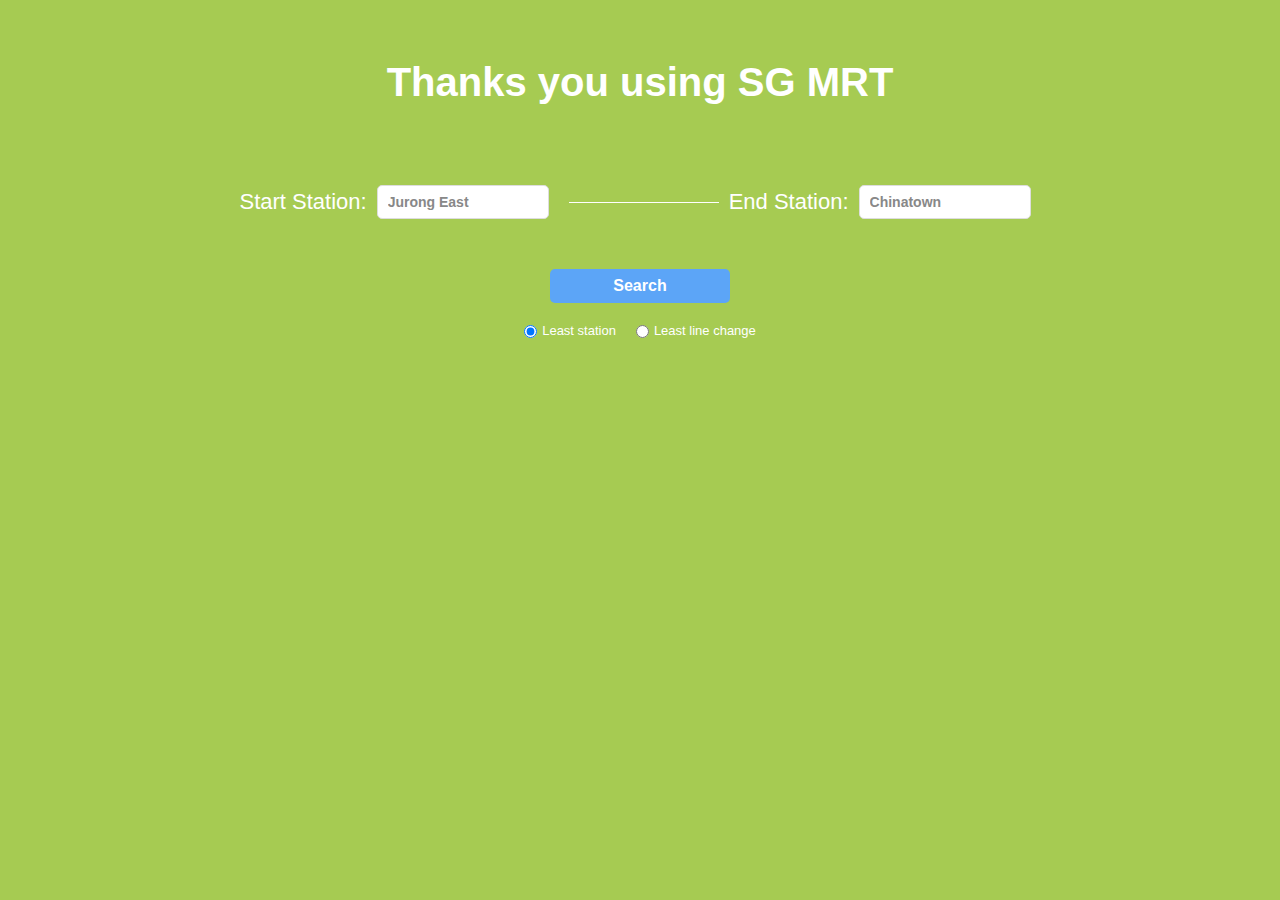
<file: index.html>
<!doctype html><html lang="en"><head><meta charset="utf-8"/><link rel="shortcut icon" href="/favicon.ico"/><meta name="viewport" content="width=device-width,initial-scale=1,shrink-to-fit=no"/><meta name="description" content="Future Singapore MRT map system"/><meta name="keyword" content="singapore mrt map"/><meta name="theme-color" content="#000000"/><link rel="manifest" href="/manifest.json"/><title>Have a nice day in Singapore</title><link href="/static/css/main.41382ad3.chunk.css" rel="stylesheet"></head><body><noscript>You need to enable JavaScript to run this app.</noscript><div id="root"></div><script>!function(l){function e(e){for(var r,t,n=e[0],o=e[1],u=e[2],f=0,i=[];f<n.length;f++)t=n[f],p[t]&&i.push(p[t][0]),p[t]=0;for(r in o)Object.prototype.hasOwnProperty.call(o,r)&&(l[r]=o[r]);for(s&&s(e);i.length;)i.shift()();return c.push.apply(c,u||[]),a()}function a(){for(var e,r=0;r<c.length;r++){for(var t=c[r],n=!0,o=1;o<t.length;o++){var u=t[o];0!==p[u]&&(n=!1)}n&&(c.splice(r--,1),e=f(f.s=t[0]))}return e}var t={},p={1:0},c=[];function f(e){if(t[e])return t[e].exports;var r=t[e]={i:e,l:!1,exports:{}};return l[e].call(r.exports,r,r.exports,f),r.l=!0,r.exports}f.m=l,f.c=t,f.d=function(e,r,t){f.o(e,r)||Object.defineProperty(e,r,{enumerable:!0,get:t})},f.r=function(e){"undefined"!=typeof Symbol&&Symbol.toStringTag&&Object.defineProperty(e,Symbol.toStringTag,{value:"Module"}),Object.defineProperty(e,"__esModule",{value:!0})},f.t=function(r,e){if(1&e&&(r=f(r)),8&e)return r;if(4&e&&"object"==typeof r&&r&&r.__esModule)return r;var t=Object.create(null);if(f.r(t),Object.defineProperty(t,"default",{enumerable:!0,value:r}),2&e&&"string"!=typeof r)for(var n in r)f.d(t,n,function(e){return r[e]}.bind(null,n));return t},f.n=function(e){var r=e&&e.__esModule?function(){return e.default}:function(){return e};return f.d(r,"a",r),r},f.o=function(e,r){return Object.prototype.hasOwnProperty.call(e,r)},f.p="/";var r=window.webpackJsonp=window.webpackJsonp||[],n=r.push.bind(r);r.push=e,r=r.slice();for(var o=0;o<r.length;o++)e(r[o]);var s=n;a()}([])</script><script src="/static/js/2.9674d972.chunk.js"></script><script src="/static/js/main.5f51473a.chunk.js"></script></body></html>
</file>
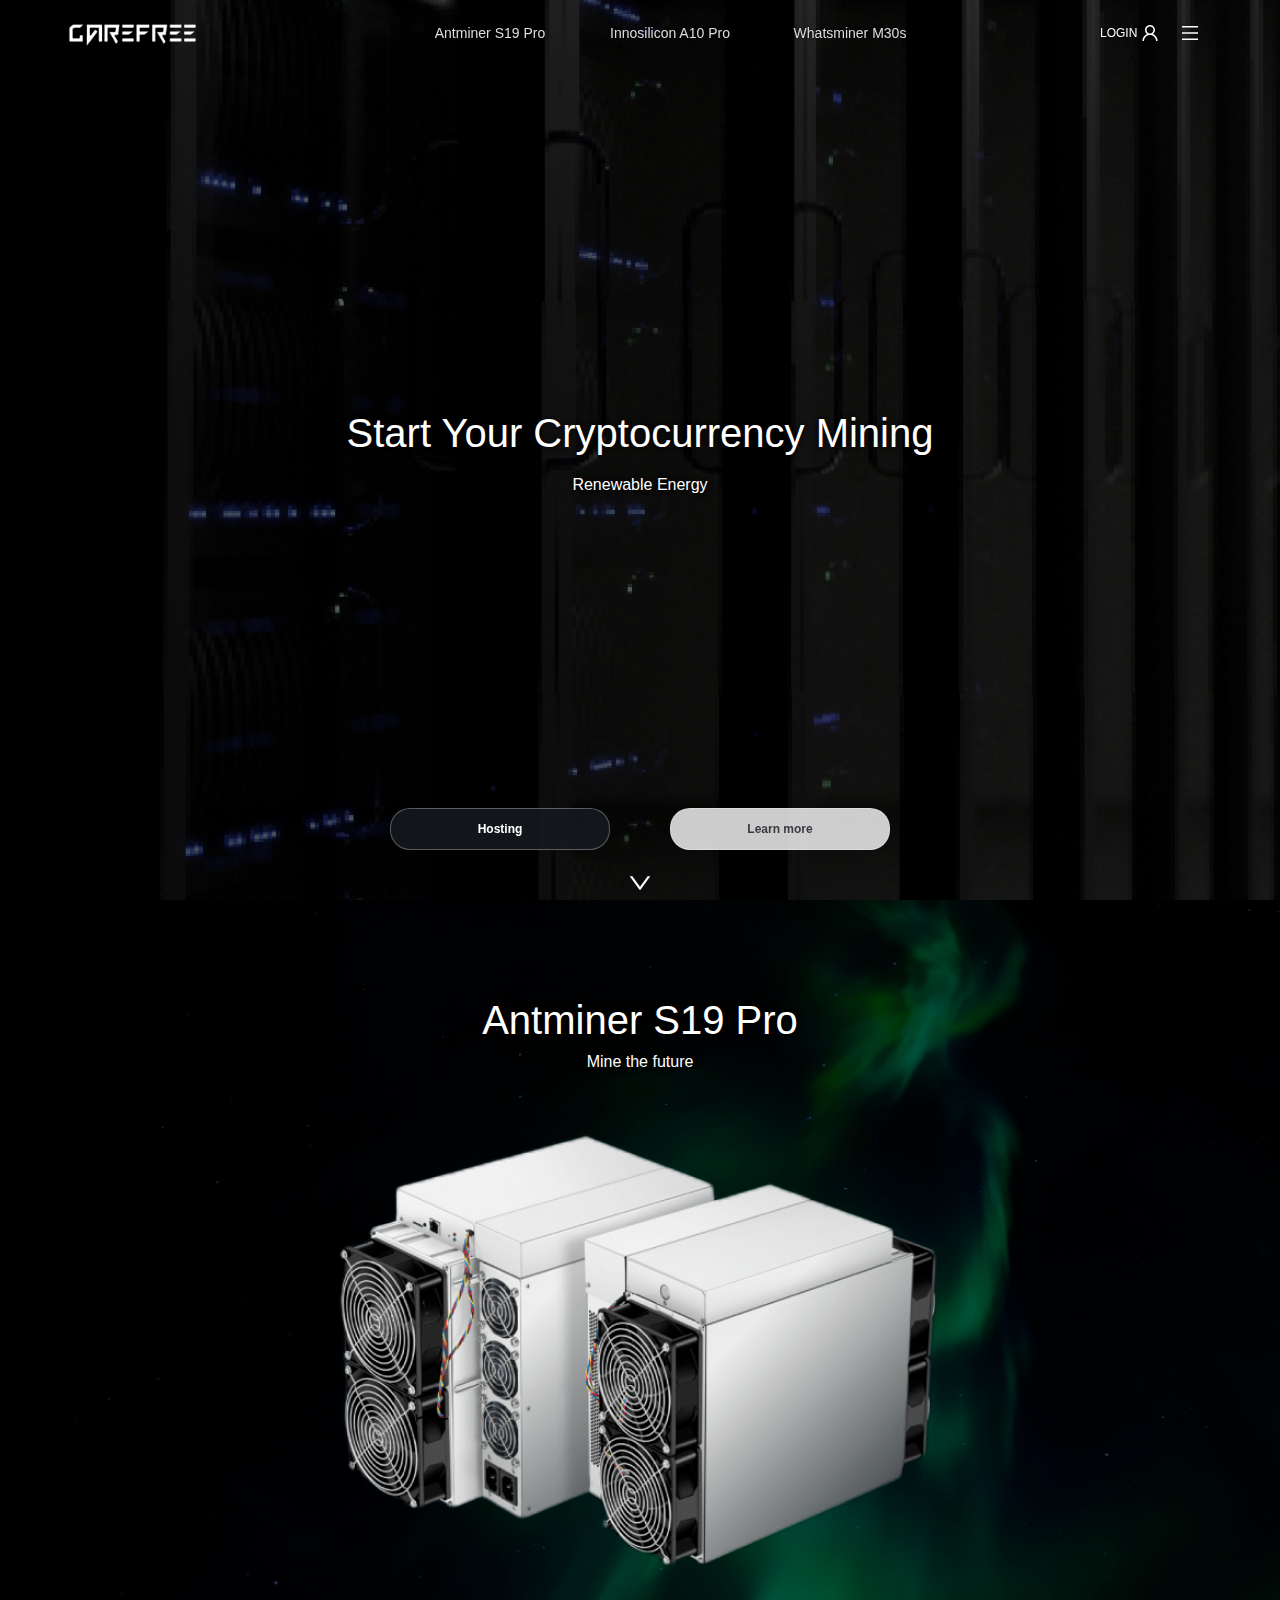
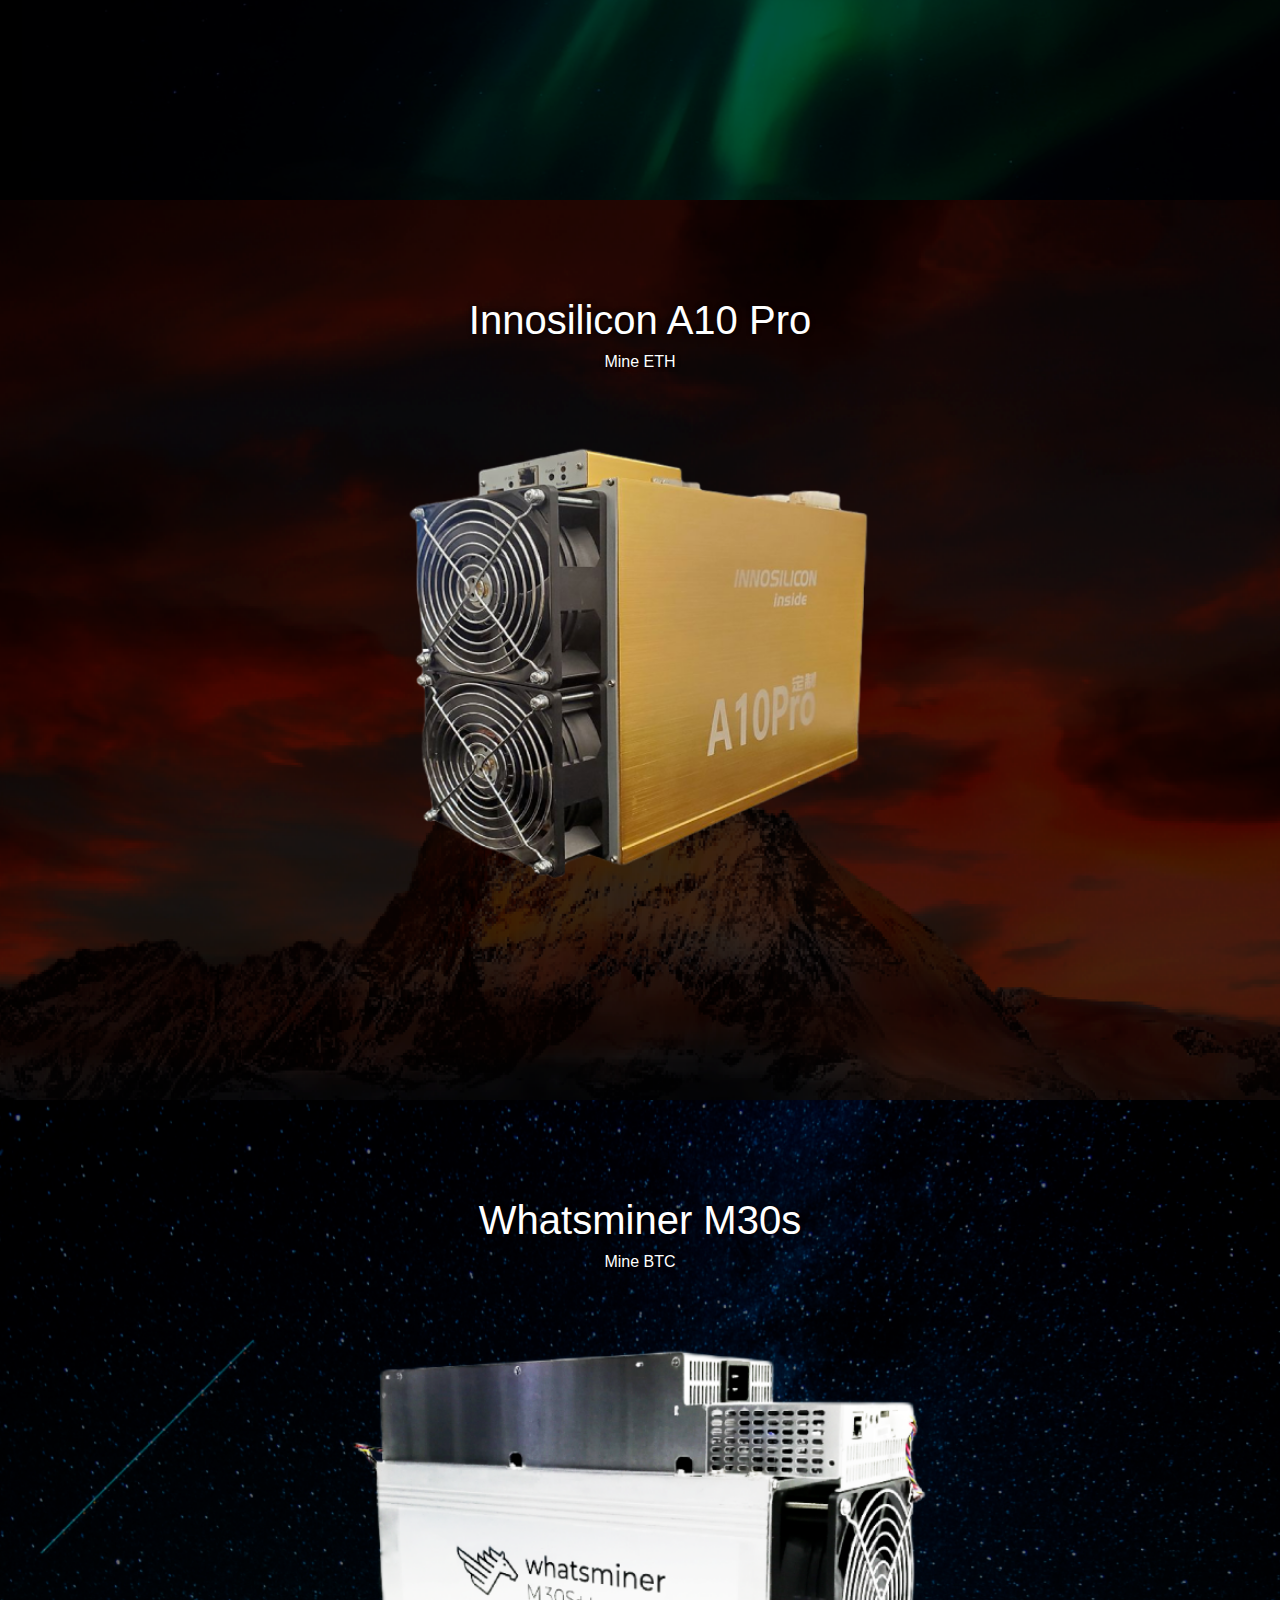
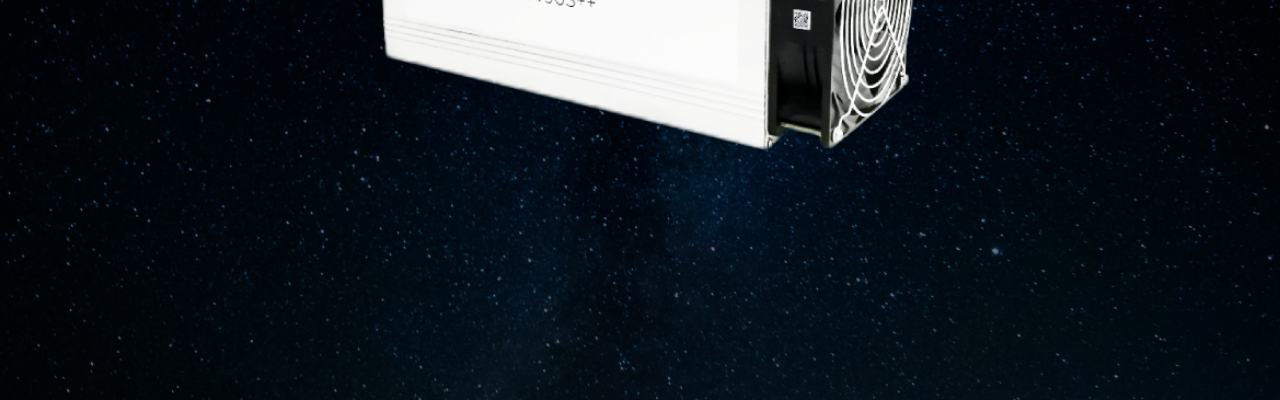
<file: carefree/index.html>
<!doctype html><html lang="en"><head><meta charset="utf-8"/><link rel="icon" href="/carefree/favicon.ico"/><meta name="viewport" content="width=device-width,initial-scale=1"/><meta name="theme-color" content="#000000"/><meta name="description" content="Web site created using create-react-app"/><link rel="apple-touch-icon" href="/carefree/logo192.png"/><link rel="manifest" href="/carefree/manifest.json"/><title>Carefree</title><style>*,::after,::before{box-sizing:border-box;-webkit-backface-visibility:hidden}ol[class],ul[class]{padding:0}li,ul{list-style:none}blockquote,body,dd,dl,figcaption,figure,h1,h2,h3,h4,li,ol[class],p,ul[class]{margin:0}body{min-height:100vh;scroll-behavior:smooth;text-rendering:optimizeSpeed;line-height:1.5}ol[class],ul[class]{list-style:none}a:not([class]){text-decoration-skip-ink:auto}img{max-width:100%;display:block}article>*+*{margin-top:1em}button,input,select,textarea{font:inherit}@media (prefers-reduced-motion:reduce){*{animation-duration:0s!important;animation-iteration-count:1!important;transition-duration:0s!important;scroll-behavior:auto!important}}</style><link href="/carefree/static/css/2.b544de60.chunk.css" rel="stylesheet"><link href="/carefree/static/css/main.9f184195.chunk.css" rel="stylesheet"></head><body><noscript>You need to enable JavaScript to run this app.</noscript><div id="root"></div><script>!function(e){function r(r){for(var n,a,i=r[0],c=r[1],f=r[2],s=0,p=[];s<i.length;s++)a=i[s],Object.prototype.hasOwnProperty.call(o,a)&&o[a]&&p.push(o[a][0]),o[a]=0;for(n in c)Object.prototype.hasOwnProperty.call(c,n)&&(e[n]=c[n]);for(l&&l(r);p.length;)p.shift()();return u.push.apply(u,f||[]),t()}function t(){for(var e,r=0;r<u.length;r++){for(var t=u[r],n=!0,i=1;i<t.length;i++){var c=t[i];0!==o[c]&&(n=!1)}n&&(u.splice(r--,1),e=a(a.s=t[0]))}return e}var n={},o={1:0},u=[];function a(r){if(n[r])return n[r].exports;var t=n[r]={i:r,l:!1,exports:{}};return e[r].call(t.exports,t,t.exports,a),t.l=!0,t.exports}a.e=function(e){var r=[],t=o[e];if(0!==t)if(t)r.push(t[2]);else{var n=new Promise((function(r,n){t=o[e]=[r,n]}));r.push(t[2]=n);var u,i=document.createElement("script");i.charset="utf-8",i.timeout=120,a.nc&&i.setAttribute("nonce",a.nc),i.src=function(e){return a.p+"static/js/"+({}[e]||e)+"."+{3:"7424f20b"}[e]+".chunk.js"}(e);var c=new Error;u=function(r){i.onerror=i.onload=null,clearTimeout(f);var t=o[e];if(0!==t){if(t){var n=r&&("load"===r.type?"missing":r.type),u=r&&r.target&&r.target.src;c.message="Loading chunk "+e+" failed.\n("+n+": "+u+")",c.name="ChunkLoadError",c.type=n,c.request=u,t[1](c)}o[e]=void 0}};var f=setTimeout((function(){u({type:"timeout",target:i})}),12e4);i.onerror=i.onload=u,document.head.appendChild(i)}return Promise.all(r)},a.m=e,a.c=n,a.d=function(e,r,t){a.o(e,r)||Object.defineProperty(e,r,{enumerable:!0,get:t})},a.r=function(e){"undefined"!=typeof Symbol&&Symbol.toStringTag&&Object.defineProperty(e,Symbol.toStringTag,{value:"Module"}),Object.defineProperty(e,"__esModule",{value:!0})},a.t=function(e,r){if(1&r&&(e=a(e)),8&r)return e;if(4&r&&"object"==typeof e&&e&&e.__esModule)return e;var t=Object.create(null);if(a.r(t),Object.defineProperty(t,"default",{enumerable:!0,value:e}),2&r&&"string"!=typeof e)for(var n in e)a.d(t,n,function(r){return e[r]}.bind(null,n));return t},a.n=function(e){var r=e&&e.__esModule?function(){return e.default}:function(){return e};return a.d(r,"a",r),r},a.o=function(e,r){return Object.prototype.hasOwnProperty.call(e,r)},a.p="/carefree/",a.oe=function(e){throw console.error(e),e};var i=this.webpackJsonpCarefree=this.webpackJsonpCarefree||[],c=i.push.bind(i);i.push=r,i=i.slice();for(var f=0;f<i.length;f++)r(i[f]);var l=c;t()}([])</script><script src="/carefree/static/js/2.6cb0af39.chunk.js"></script><script src="/carefree/static/js/main.d920785e.chunk.js"></script></body></html>
</file>
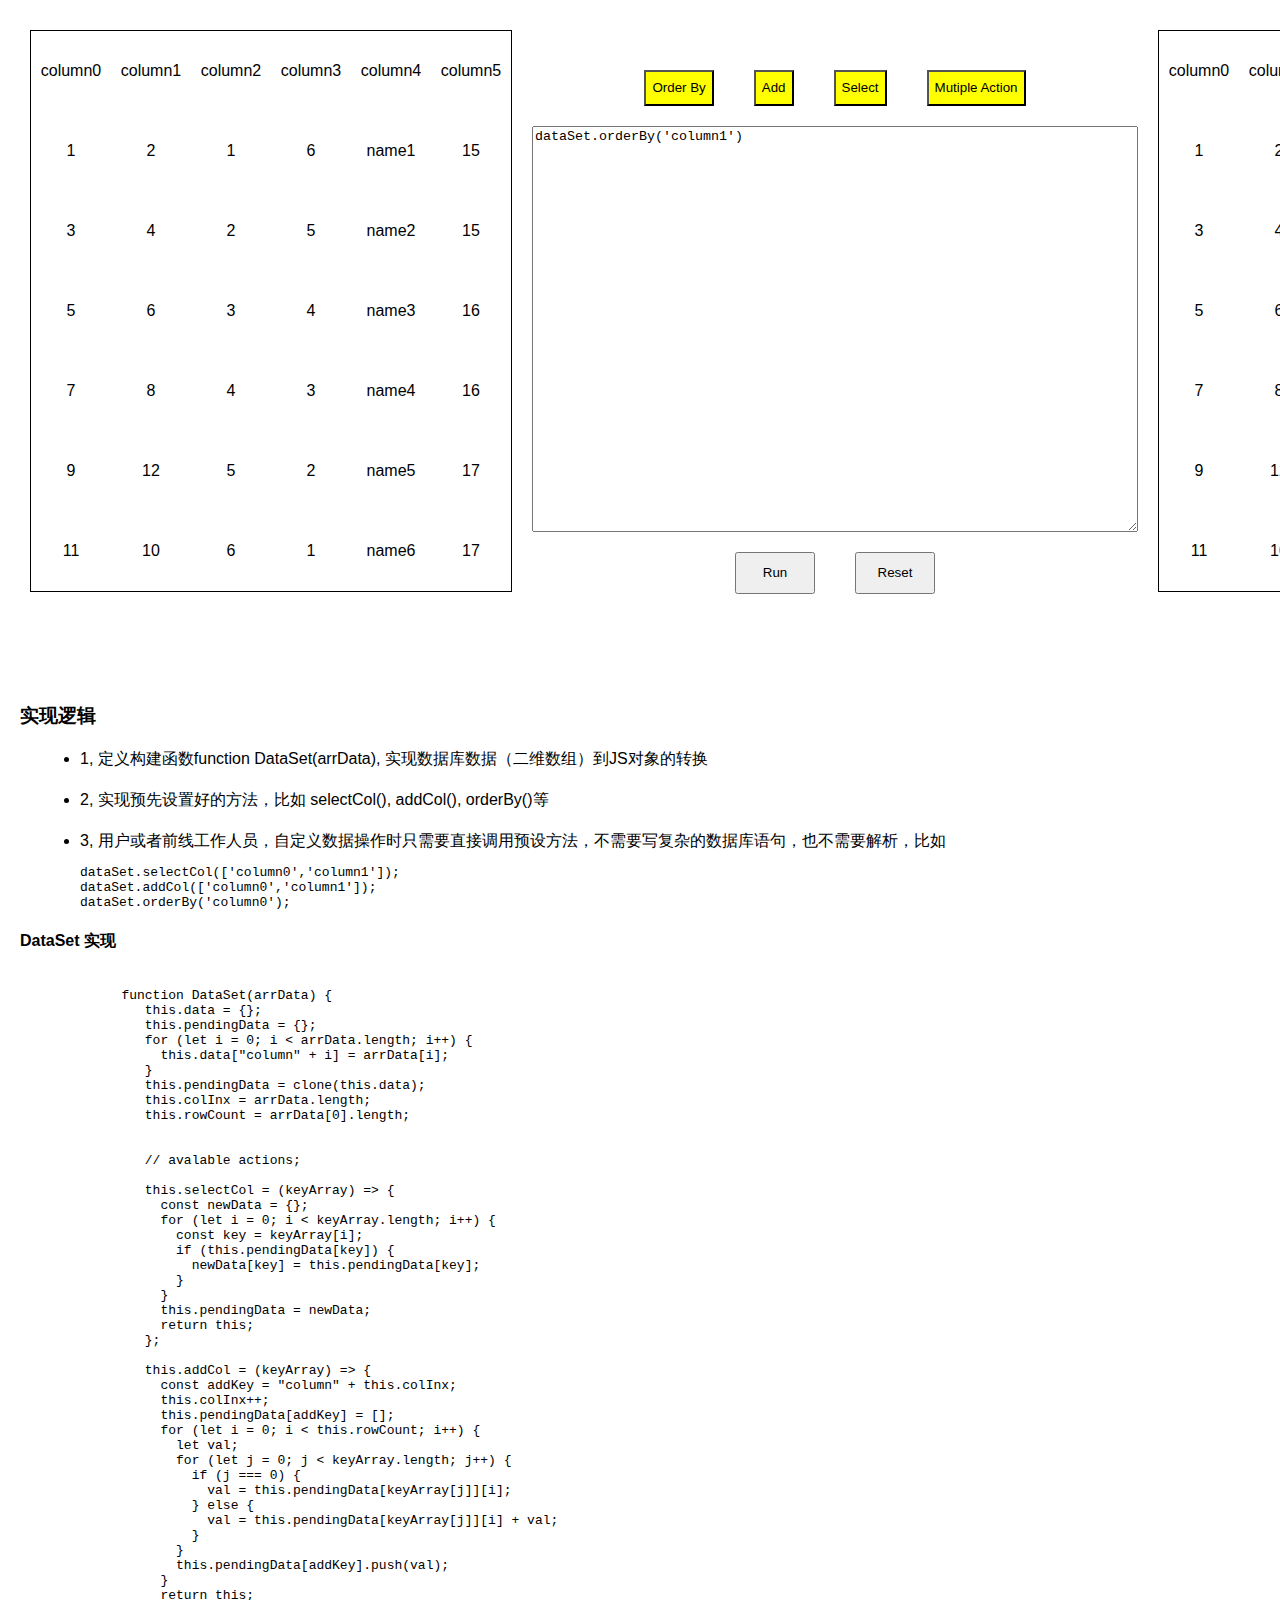
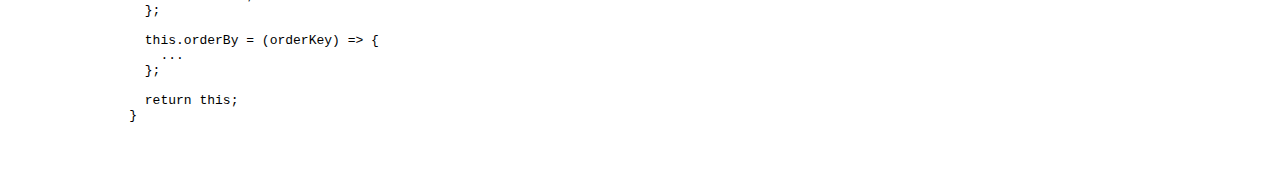
<file: dataset/index.html>
<!doctype html>
<html lang="en">

<head>
  <meta charset="utf-8" />
  <link rel="icon" href="/favicon.ico" />
  <meta name="viewport" content="width=device-width,initial-scale=1" />
  <meta name="theme-color" content="#000000" />
  <meta name="description" content="Web site created using create-react-app" />
  <title>Data Set</title>
  <link href="static/css/main.f040d44e.chunk.css" rel="stylesheet">
</head>

<body><noscript>You need to enable JavaScript to run this app.</noscript>
  <div id="root"></div>
  <script>!function (e) { function t(t) { for (var n, a, i = t[0], c = t[1], l = t[2], s = 0, p = []; s < i.length; s++)a = i[s], Object.prototype.hasOwnProperty.call(o, a) && o[a] && p.push(o[a][0]), o[a] = 0; for (n in c) Object.prototype.hasOwnProperty.call(c, n) && (e[n] = c[n]); for (f && f(t); p.length;)p.shift()(); return u.push.apply(u, l || []), r() } function r() { for (var e, t = 0; t < u.length; t++) { for (var r = u[t], n = !0, i = 1; i < r.length; i++) { var c = r[i]; 0 !== o[c] && (n = !1) } n && (u.splice(t--, 1), e = a(a.s = r[0])) } return e } var n = {}, o = { 1: 0 }, u = []; function a(t) { if (n[t]) return n[t].exports; var r = n[t] = { i: t, l: !1, exports: {} }; return e[t].call(r.exports, r, r.exports, a), r.l = !0, r.exports } a.e = function (e) { var t = [], r = o[e]; if (0 !== r) if (r) t.push(r[2]); else { var n = new Promise((function (t, n) { r = o[e] = [t, n] })); t.push(r[2] = n); var u, i = document.createElement("script"); i.charset = "utf-8", i.timeout = 120, a.nc && i.setAttribute("nonce", a.nc), i.src = function (e) { return a.p + "static/js/" + ({}[e] || e) + "." + { 3: "20fc9e2b" }[e] + ".chunk.js" }(e); var c = new Error; u = function (t) { i.onerror = i.onload = null, clearTimeout(l); var r = o[e]; if (0 !== r) { if (r) { var n = t && ("load" === t.type ? "missing" : t.type), u = t && t.target && t.target.src; c.message = "Loading chunk " + e + " failed.\n(" + n + ": " + u + ")", c.name = "ChunkLoadError", c.type = n, c.request = u, r[1](c) } o[e] = void 0 } }; var l = setTimeout((function () { u({ type: "timeout", target: i }) }), 12e4); i.onerror = i.onload = u, document.head.appendChild(i) } return Promise.all(t) }, a.m = e, a.c = n, a.d = function (e, t, r) { a.o(e, t) || Object.defineProperty(e, t, { enumerable: !0, get: r }) }, a.r = function (e) { "undefined" != typeof Symbol && Symbol.toStringTag && Object.defineProperty(e, Symbol.toStringTag, { value: "Module" }), Object.defineProperty(e, "__esModule", { value: !0 }) }, a.t = function (e, t) { if (1 & t && (e = a(e)), 8 & t) return e; if (4 & t && "object" == typeof e && e && e.__esModule) return e; var r = Object.create(null); if (a.r(r), Object.defineProperty(r, "default", { enumerable: !0, value: e }), 2 & t && "string" != typeof e) for (var n in e) a.d(r, n, function (t) { return e[t] }.bind(null, n)); return r }, a.n = function (e) { var t = e && e.__esModule ? function () { return e.default } : function () { return e }; return a.d(t, "a", t), t }, a.o = function (e, t) { return Object.prototype.hasOwnProperty.call(e, t) }, a.p = "/", a.oe = function (e) { throw console.error(e), e }; var i = this.webpackJsonpdataset = this.webpackJsonpdataset || [], c = i.push.bind(i); i.push = t, i = i.slice(); for (var l = 0; l < i.length; l++)t(i[l]); var f = c; r() }([])</script>
  <script src="static/js/2.183df035.chunk.js"></script>
  <script src="static/js/main.a8aa5686.chunk.js"></script>
</body>

</html>
</file>
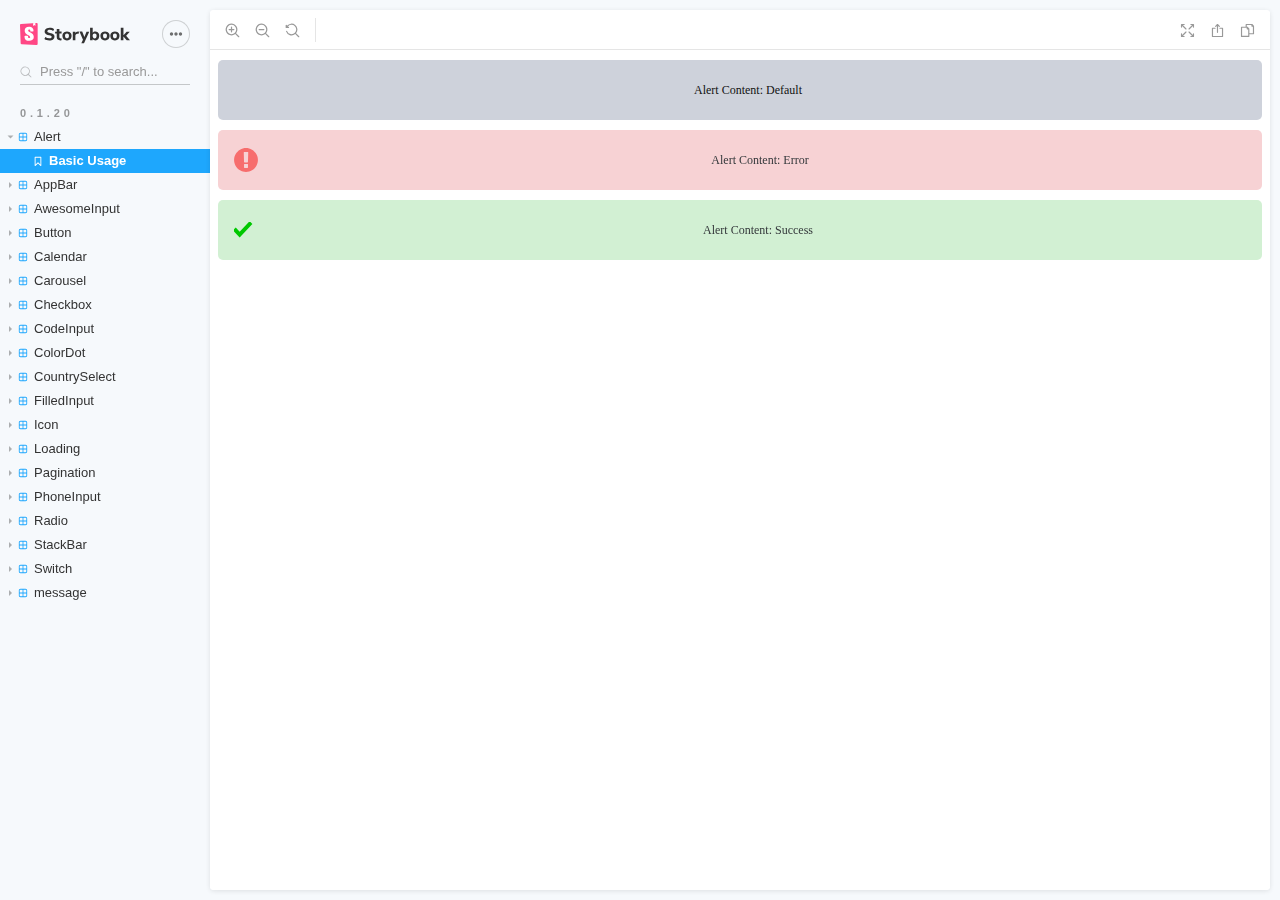
<file: react-ui-kit/index.html>
<!doctype html><html lang="en"><head><meta charset="utf-8"/><title>Storybook</title><meta name="viewport" content="width=device-width,initial-scale=1"/><style>html, body {
    overflow: hidden;
    height: 100%;
    width: 100%;
    margin: 0;
    padding: 0;
  }</style><script>/* globals window */
  /* eslint-disable no-underscore-dangle */
  try {
    if (window.top !== window) {
      window.__REACT_DEVTOOLS_GLOBAL_HOOK__ = window.top.__REACT_DEVTOOLS_GLOBAL_HOOK__;
    }
  } catch (e) {
    // eslint-disable-next-line no-console
    console.warn('unable to connect to top frame for connecting dev tools');
  }</script><style>#root[hidden],
      #docs-root[hidden] {
        display: none !important;
      }</style></head><body><div id="root"></div><div id="docs-root"></div><script>window['DOCS_MODE'] = false;</script><script src="runtime~main.286b69a873d49f2f199c.bundle.js"></script><script src="vendors~main.fd57f4b3e2c7eba52cb1.bundle.js"></script><script src="main.694693fc11831e90eeae.bundle.js"></script></body></html>
</file>
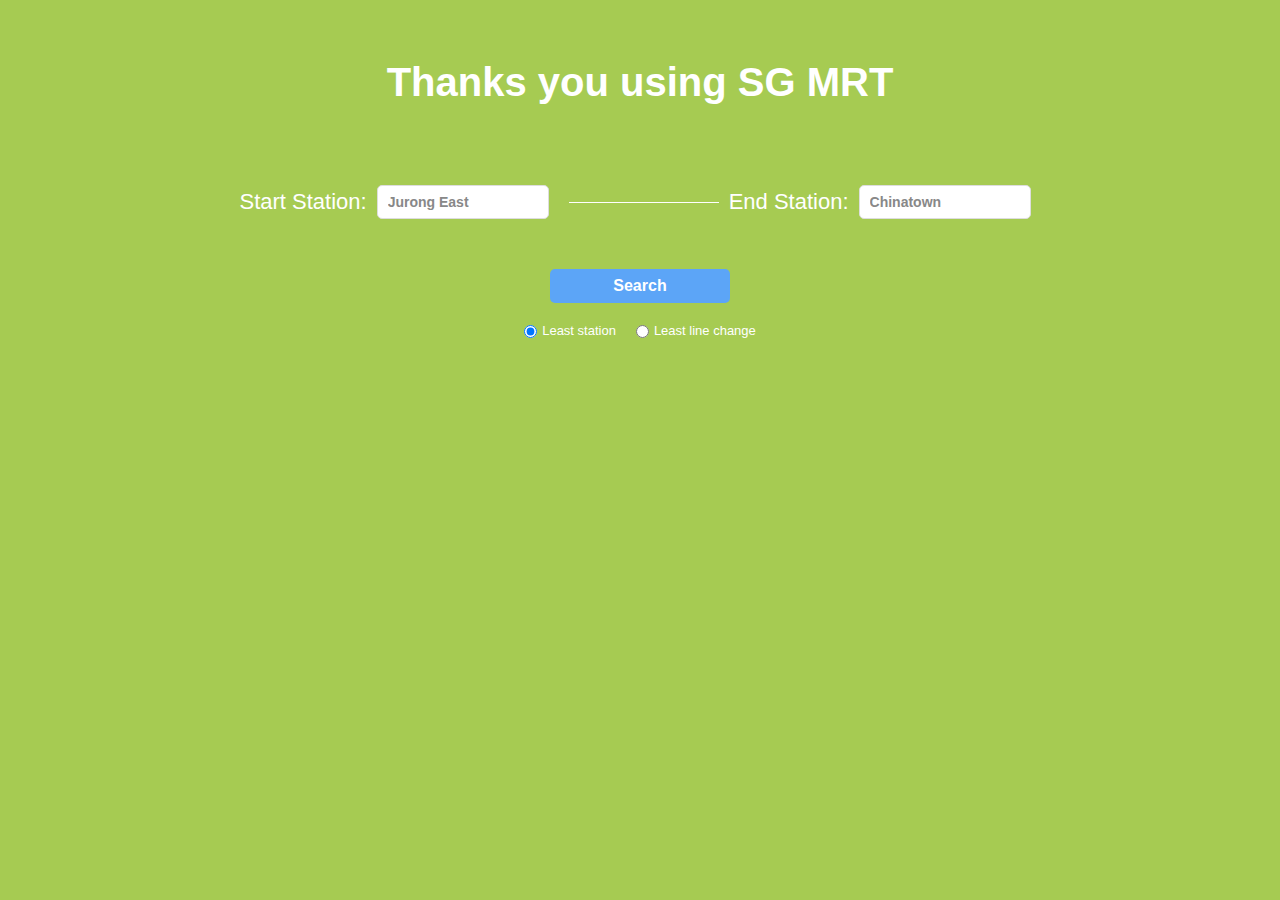
<file: sg-mrt/index.html>
<!doctype html>
<html lang="en">
<head>
  <meta charset="utf-8"/>
  <link rel="shortcut icon" href="/favicon.ico"/>
  <meta name="viewport" content="width=device-width,initial-scale=1,shrink-to-fit=no"/>
  <meta name="description" content="Future Singapore MRT map system"/>
  <meta name="keyword" content="singapore mrt map"/>
  <meta name="theme-color" content="#000000"/>
  <link rel="manifest" href="/manifest.json"/>
  <title>Have a nice day in Singapore</title>
  <link href="static/css/main.41382ad3.chunk.css" rel="stylesheet">
</head>
<body>
<noscript>You need to enable JavaScript to run this app.</noscript>
<div id="root"></div>
<script>!function(l) {
  function e(e) {
    for (var r, t, n = e[0], o = e[1], u = e[2], f = 0, i = []; f < n.length; f++) t = n[f], p[t] && i.push(p[t][0]), p[t] = 0;
    for (r in o) Object.prototype.hasOwnProperty.call(o, r) && (l[r] = o[r]);
    for (s && s(e); i.length;) i.shift()();
    return c.push.apply(c, u || []), a();
  }

  function a() {
    for (var e, r = 0; r < c.length; r++) {
      for (var t = c[r], n = !0, o = 1; o < t.length; o++) {
        var u = t[o];
        0 !== p[u] && (n = !1);
      }
      n && (c.splice(r--, 1), e = f(f.s = t[0]));
    }
    return e;
  }

  var t = {}, p = { 1: 0 }, c = [];

  function f(e) {
    if (t[e]) return t[e].exports;
    var r = t[e] = {
      i: e,
      l: !1,
      exports: {},
    };
    return l[e].call(r.exports, r, r.exports, f), r.l = !0, r.exports;
  }

  f.m = l, f.c = t, f.d = function(e, r, t) {
    f.o(e, r) || Object.defineProperty(e, r, {
      enumerable: !0,
      get: t,
    });
  }, f.r = function(e) {
    'undefined' != typeof Symbol && Symbol.toStringTag && Object.defineProperty(e, Symbol.toStringTag, { value: 'Module' }), Object.defineProperty(e, '__esModule', { value: !0 });
  }, f.t = function(r, e) {
    if (1 & e && (r = f(r)), 8 & e) return r;
    if (4 & e && 'object' == typeof r && r && r.__esModule) return r;
    var t = Object.create(null);
    if (f.r(t), Object.defineProperty(t, 'default', {
      enumerable: !0,
      value: r,
    }), 2 & e && 'string' != typeof r) for (var n in r) f.d(t, n, function(e) {
      return r[e];
    }.bind(null, n));
    return t;
  }, f.n = function(e) {
    var r = e && e.__esModule ? function() {
      return e.default;
    } : function() {
      return e;
    };
    return f.d(r, 'a', r), r;
  }, f.o = function(e, r) {
    return Object.prototype.hasOwnProperty.call(e, r);
  }, f.p = '/';
  var r = window.webpackJsonp = window.webpackJsonp || [], n = r.push.bind(r);
  r.push = e, r = r.slice();
  for (var o = 0; o < r.length; o++) e(r[o]);
  var s = n;
  a();
}([]);</script>
<script src="static/js/2.9674d972.chunk.js"></script>
<script src="static/js/main.5f51473a.chunk.js"></script>
</body>
</html>
</file>
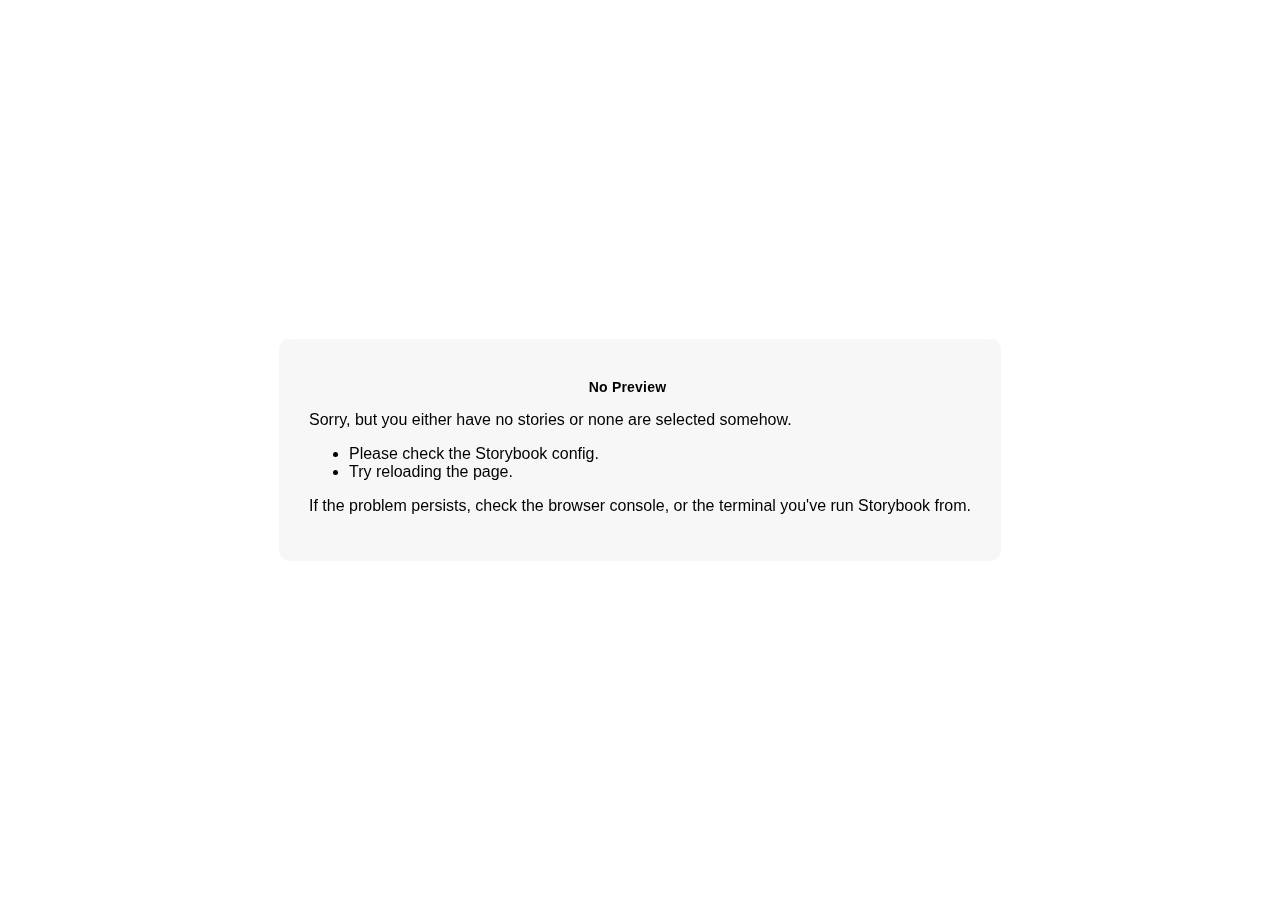
<file: react-ui-kit/iframe.html>
<!doctype html><html lang="en"><head><meta charset="utf-8"><title>Storybook</title><meta name="viewport" content="width=device-width,initial-scale=1"><base target="_parent"><style>:not(.sb-show-main) > .sb-main,
  :not(.sb-show-nopreview) > .sb-nopreview,
  :not(.sb-show-errordisplay) > .sb-errordisplay {
    display: none;
  }

  .sb-wrapper {
    position: fixed;
    top: 0;
    bottom: 0;
    left: 0;
    right: 0;
    padding: 20px;
    font-family: "Nunito Sans", -apple-system, ".SFNSText-Regular", "San Francisco", BlinkMacSystemFont, "Segoe UI", "Helvetica Neue", Helvetica, Arial, sans-serif;
    -webkit-font-smoothing: antialiased;
    overflow: auto;
  }

  .sb-heading {
    font-size: 14px;
    font-weight: 600;
    letter-spacing: 0.2px;
    margin: 10px 0;
    padding-right: 25px;
  }

  .sb-nopreview {
    display: flex;
    align-content: center;
    justify-content: center;
  }

  .sb-nopreview_main {
    margin: auto;
    padding: 30px;
    border-radius: 10px;
    background: rgba(0,0,0,0.03);
  }

  .sb-nopreview_heading {
    text-align: center;
  }

  .sb-errordisplay {
    border: 20px solid rgb(187, 49, 49);
    background: #222;
    color: #fff;
    z-index: 999999;
  }

  .sb-errordisplay_code {
    padding: 10px;
    background: #000;
    color: #eee;
    font-family: "Operator Mono", "Fira Code Retina", "Fira Code", "FiraCode-Retina", "Andale Mono", "Lucida Console", Consolas, Monaco, monospace;
  }

  .sb-errordisplay pre {
    white-space: pre-wrap;
  }</style><script>/* globals window */
  /* eslint-disable no-underscore-dangle */
  try {
    if (window.top !== window) {
      window.__REACT_DEVTOOLS_GLOBAL_HOOK__ = window.top.__REACT_DEVTOOLS_GLOBAL_HOOK__;
      window.__VUE_DEVTOOLS_GLOBAL_HOOK__ = window.top.__VUE_DEVTOOLS_GLOBAL_HOOK__;
      window.top.__VUE_DEVTOOLS_CONTEXT__ = window.document;
    }
  } catch (e) {
    // eslint-disable-next-line no-console
    console.warn('unable to connect to top frame for connecting dev tools');
  }</script><style>#root[hidden],
      #docs-root[hidden] {
        display: none !important;
      }</style></head><body><div class="sb-nopreview sb-wrapper"><div class="sb-nopreview_main"><h1 class="sb-nopreview_heading sb-heading">No Preview</h1><p>Sorry, but you either have no stories or none are selected somehow.</p><ul><li>Please check the Storybook config.</li><li>Try reloading the page.</li></ul><p>If the problem persists, check the browser console, or the terminal you've run Storybook from.</p></div></div><div class="sb-errordisplay sb-wrapper"><pre id="error-message" class="sb-heading"></pre><pre class="sb-errordisplay_code"><code id="error-stack"></code></pre></div><div id="root"></div><div id="docs-root"></div><script src="runtime~main.0ba61a6d33471b62683e.bundle.js"></script><script src="vendors~main.0ba61a6d33471b62683e.bundle.js"></script><script src="main.0ba61a6d33471b62683e.bundle.js"></script></body></html>
</file>
<file: static/css/main.41382ad3.chunk.css>
body{margin:0;padding:0;font-family:-apple-system,BlinkMacSystemFont,Segoe UI,Roboto,Oxygen,Ubuntu,Cantarell,Fira Sans,Droid Sans,Helvetica Neue,sans-serif;-webkit-font-smoothing:antialiased;-moz-osx-font-smoothing:grayscale}code{font-family:source-code-pro,Menlo,Monaco,Consolas,Courier New,monospace}.auto-complete-wrap{position:relative}.auto-complete-wrap-up{z-index:99}.auto-complete-wrap .complete-wrap,.auto-complete-wrap .has-error-wrap{display:block;position:absolute;margin-top:-10px;margin-left:10px}.auto-complete-wrap .complete-none,.auto-complete-wrap .has-error-none{display:none}.auto-complete-wrap .input-item{width:150px;height:32px;line-height:32px;padding:0 10px;border:1px solid #ddd;border-radius:5px;margin:0 10px;color:#888;font-size:14px;font-weight:700}.auto-complete-wrap .suggestion-wrap{list-style:none;width:200px;font-size:12px;background:#fff;border:1px solid #eee;border-radius:5px;padding:0;max-height:240px;overflow-y:scroll}.suggestion-item{color:#999;line-height:36px;cursor:pointer;padding-left:20px}.suggestion-item:hover{background:#fcfcfc;color:#666;font-weight:700}.auto-complete-wrap .has-error-wrap{color:#f12f2f;font-size:11px;margin-top:10px}.wrap{min-height:100vh;display:flex;flex-direction:column;align-items:center;background:#a6cb52}.welcome{color:#fff;margin-bottom:80px;font-size:40px;margin-top:60px}.input-wrap{font-size:22px;color:#fff;display:flex;flex-direction:row;align-items:center;justify-content:center}.separator{width:150px;border-bottom:1px solid #fff;margin:0 10px}.search,.separator{display:inline-block}.search{width:180px;line-height:32px;text-align:center;border-radius:5px;font-size:16px;font-weight:700;color:#fff;margin-top:50px;border:none;background:#5ca5f7;cursor:pointer;-webkit-transition:background .5s;transition:background .5s}.search:hover{background:#0092ff}.search:disabled{background:#ddd;color:#aaa;cursor:not-allowed}.result-wrap{color:#fff;font-size:14px;line-height:22px}.search-wrap{display:flex;flex-direction:column;justify-content:center;align-items:center}.radio-wrap{margin-top:20px;font-size:13px;color:#fff}.radio-wrap,.radio-wrap label{display:flex;flex-direction:row;align-items:center;justify-content:center}.radio-wrap label{margin:0 10px}.radio-wrap label input{padding:0;margin:2px 5px 0 0}@media screen and (max-width:900px){.welcome{font-size:26px;padding:0 20px;margin-bottom:30px}.input-wrap{flex-direction:column}.separator{display:inline-block;width:1px;height:30px;border-bottom:0}.input-wrap .label,.separator{margin:10px}}
/*# sourceMappingURL=main.41382ad3.chunk.css.map */
</file>
<file: carefree/static/css/main.9f184195.chunk.css>
body{margin:0;font-family:PingFang SC,Helvetica Neue,Helvetica,Hiragino Sans GB,Microsoft YaHei,Arial,sans-serif;-webkit-font-smoothing:antialiased;-moz-osx-font-smoothing:grayscale}code{font-family:source-code-pro,Menlo,Monaco,Consolas,"Courier New",monospace}*,:after,:before{box-sizing:border-box}ol[class],ul[class]{padding:0}blockquote,body,dd,dl,figcaption,figure,h1,h2,h3,h4,li,ol[class],p,ul[class]{margin:0}body{min-height:100vh;scroll-behavior:smooth;text-rendering:optimizeSpeed;line-height:1.5}ol[class],ul[class]{list-style:none}a:not([class]){-webkit-text-decoration-skip:ink;text-decoration-skip-ink:auto}img{max-width:100%;display:block}article>*+*{margin-top:1em}button,input,select,textarea{font:inherit}@media (prefers-reduced-motion:reduce){*{animation-duration:.01ms!important;animation-iteration-count:1!important;transition-duration:.01ms!important;scroll-behavior:auto!important}}.s_btnBgDark__201ex{display:inline-block;width:220px;line-height:40px;border-radius:20px;background:rgba(23,26,32,.8);color:#fff;border:1px solid hsla(0,0%,100%,.3);font-size:12px;text-align:center;transition:all .3s linear;font-weight:700}.s_btnBgDark__201ex:hover{background:#171a20;border:1px solid hsla(0,0%,100%,.7)}.s_btnBgLight__ejppJ{display:inline-block;width:220px;line-height:40px;border-radius:20px;background:hsla(0,0%,100%,.8);color:#393c41;border:1px solid hsla(0,0%,100%,.3);font-size:12px;text-align:center;font-weight:700;transition:all .3s linear}.s_btnBgLight__ejppJ:hover{background:#fff;border:1px solid hsla(0,0%,100%,.7)}.s_buttonStyle1__1DxDJ{min-width:360px;border-radius:25px;height:50px}.s_buttonStyle2__12tUj{min-width:260px;border-radius:20px;height:40px}body,html{scroll-behavior:smooth}.s_screen__2i0ap{min-height:100vh;position:relative}.s_screenTop__2oaxN{background:url(/carefree/static/media/bg.a3f27612.png) center 0 no-repeat;background-size:cover;box-sizing:border-box}.s_screen1__1hrc_{background:url(/carefree/static/media/s19.222aca34.png) center 0 no-repeat;background-size:cover;box-sizing:border-box}.s_screen2__3bmpI{background:url(/carefree/static/media/a10.1adfeaad.png) center 0 no-repeat;background-size:cover;box-sizing:border-box}.s_screen3__2NkWf{background:url(/carefree/static/media/m30.86b115b7.png) center 0 no-repeat;background-size:cover;box-sizing:border-box}.s_wrap__21v72{background:#000;color:#fff}.s_wrap__21v72 h1{font-size:24px;color:#fff;display:inline-block;padding-right:20px}.s_mark__2qVbf{position:absolute;width:100%;height:100%}.s_top__23bGi{padding:20px 0 0;align-items:center;position:fixed;top:0;width:100%;z-index:99;text-shadow:0 0 2px #000}.s_top__23bGi,.s_top__23bGi .s_inner__2Oms0{display:flex;flex-direction:row}.s_inner__2Oms0{width:90%;max-width:1200px;margin:0 auto}.s_topMid__2ax3n{flex-grow:1;line-height:24px;padding-left:80px;display:flex;flex-direction:row;align-items:center;justify-content:center;font-weight:500}.s_topMid__2ax3n span{margin-right:40px;cursor:pointer;min-width:140px;text-align:center;transition:all .1s linear;color:#ddd}.s_topMid__2ax3n span.s_active__6-3FJ,.s_topMid__2ax3n span:hover{font-weight:700;color:#fff}.s_topRight__2f7za{font-size:18px;cursor:pointer;display:flex;flex-direction:row;flex-shrink:0;align-items:center;width:138px}.s_drawer__3ZIxy{height:100vh;display:flex;flex-direction:column;width:100%;justify-content:center;align-items:stretch}.s_drawer__3ZIxy li{line-height:50px;font-size:16px;color:#393c41;border-bottom:1px solid #eee;padding-left:20px;cursor:pointer}.s_drawer__3ZIxy li:hover{color:#000}.s_screen1__1hrc_{color:#fff}.s_intro1__3Gy66{position:absolute;left:50%;transform:translateX(-50%);top:80px;display:flex;flex-direction:column;align-items:center;text-shadow:0 0 5px #000;padding:10px;border-radius:10px;font-size:16px}.s_intro1__3Gy66 h3{color:#fff;font-size:40px;font-weight:500}.s_introTop__3plpy{position:absolute;left:50%;transform:translateX(-50%) translateY(-70%);top:50%;display:flex;flex-direction:column;align-items:center;text-shadow:0 0 5px #000;padding:10px;border-radius:10px;font-size:16px;opacity:0;transition:all .3s linear}.s_introTopShow__iSx2L{transform:translateX(-50%) translateY(-50%);opacity:1}.s_introTop__3plpy h3{color:#fff;font-size:40px;font-weight:500;margin-bottom:10px}.s_login__18OFm{display:flex;flex-direction:row;align-items:center;font-size:12px;font-weight:500;padding:0 20px}.s_login__18OFm span{padding:0 2px}.s_moveUp__3uqNs{position:fixed;color:#fff;animation:s_up__UAE0s 1s infinite;cursor:pointer;z-index:9999;width:24px;height:24px;font-size:24px;display:block;left:50%;margin:0 auto 0 -12px;bottom:10px;transform:all line 2s}.s_moveUpHide__1EXmZ{opacity:0}.s_order__2g6qf{position:fixed;color:#fff;cursor:pointer;z-index:9999;display:block;margin:0 auto;left:50%;transform:translateX(-50%);bottom:50px;transform:all line 2s;display:flex;flex-direction:row}.s_order__2g6qf span{margin:0 30px}.s_maskTop__1wnAE{position:absolute;width:100%;height:100%;background:rgba(0,0,0,.5);animation:s_show__cEVMU 8s infinite}@keyframes s_up__UAE0s{0%{transform:translateY(0)}50%{transform:translateY(-10px)}to{transform:translateY(0)}}@keyframes s_show__cEVMU{0%{opacity:0}25%{opacity:.7}50%{opacity:1}75%{opacity:.7}to{opacity:0}}.s_btnLeft__3fRGJ{transition:all .3s linear;transform:translateX(-20%);opacity:0}.s_btnLeftShow__3q6Kk{transform:translateX(0);opacity:1}.s_btnRight__9wzsp{transition:all .3s linear;transform:translateX(20%);opacity:0}.s_btnRightShow__25sQY{transform:translateX(0);opacity:1}@media only screen and (max-width:600px){.s_screen1__1hrc_,.s_screen2__3bmpI,.s_screen3__2NkWf,.s_screenTop__2oaxN{background-size:cover}.s_screen__2i0ap{min-height:280px}.s_topMid__2ax3n{display:none}.s_inner__2Oms0{justify-content:space-between}.s_moveUp__3uqNs{display:none}.s_order__2g6qf{flex-direction:column;bottom:20px}.s_order__2g6qf span{margin-top:10px}.s_introTop__3plpy{width:100%;font-size:16px;box-sizing:border-box}.s_introTop__3plpy h3{font-size:20px;font-weight:700}.s_screen3__2NkWf{padding-bottom:100px;box-sizing:content-box}.s_intro1__3Gy66{width:90%;font-size:16px}.s_intro1__3Gy66 h3{font-size:30px}}.s_color__1Km0q,.s_color__2vTXz{color:orange}.s_wrap__1Mvju{position:relative}.s_nav__3DNpE{display:flex;flex-direction:row;align-items:center;justify-content:center;margin:40px}.s_content__1idrv{max-width:1200px;margin:80px auto 0;padding:1px}.s_navIcon__3eqa8{display:flex;flex-direction:row;align-items:center;height:36px;border:1px solid #999;border-radius:18px;font-size:12px;color:#666;padding:0 8px 0 3px;cursor:pointer;font-weight:500;margin:0 10px;transform:all linear .2s}.s_navIcon__3eqa8:hover{background-color:#f9f9f9;color:#000;font-weight:500}.s_navIcon__3eqa8 img{width:30px;margin-right:5px}.s_coinTitle__vvTwY{padding-top:60px;text-align:center;font-weight:500;font-size:32px}.s_item__1BZDg{width:30%;display:inline-block;cursor:pointer;margin:1.5%}.s_item__1BZDg img{background-color:#f8f8f8;max-width:100%;width:100%}.s_itemInfo__2Bz3N{font-weight:500;display:flex;flex-direction:column;align-items:flex-start;padding:10px}.s_itemName__3zE7R{color:#333;font-weight:500;margin-right:30px}.s_itemPrice__21C0Q{font-weight:700}@media only screen and (max-width:600px){.s_item__1BZDg{width:80%;margin:0 0 40px}.s_itemWrap__3Y75d{text-align:center}.s_nav__3DNpE{flex-wrap:wrap;margin:10px}.s_navIcon__3eqa8{margin-bottom:20px}}.s_top__MDECP{padding:20px 0;align-items:center;position:fixed;top:0;width:100%;z-index:99;background-image:linear-gradient(#fff,hsla(0,0%,100%,.9))}.s_top__MDECP,.s_top__MDECP .s_inner__39PGX{display:flex;flex-direction:row}.s_inner__39PGX img{width:160px}.s_inner__39PGX{width:90%;max-width:1200px;margin:0 auto}.s_topMid__1rSst{flex-grow:1;line-height:24px;padding-left:80px;display:flex;flex-direction:row;align-items:center;justify-content:center;font-weight:500}.s_topMid__1rSst span{margin-right:40px;cursor:pointer;min-width:140px;font-weight:500;text-align:center;transition:all .1s linear;color:#444}.s_topMid__1rSst span:hover{font-weight:600;color:#000}.s_topMid__1rSst span.s_active__3-GVU{font-weight:700;color:#fff}.s_topRight__8DUBz{font-size:14px;cursor:pointer;display:flex;flex-direction:row;flex-shrink:0;font-weight:500;align-items:center;width:138px}.s_topRight__8DUBz span{margin-left:10px}@media only screen and (max-width:600px){.s_inner__39PGX{width:98%}.s_topMid__1rSst{padding:5px}.s_topMid__1rSst span{min-width:0;margin-right:10px}.s_topMid__1rSst span,.s_topRight__8DUBz{width:auto;font-size:12px}.s_topMid__1rSst span:hover{font-weight:500;color:#000}.s_nav__3YuIr{margin:10px 20px}.s_inner__39PGX img{opacity:0;width:40px}}.s_btnBgDark__KsMhs{display:inline-block;width:220px;line-height:40px;border-radius:20px;background:rgba(23,26,32,.8);color:#fff;border:1px solid hsla(0,0%,100%,.3);font-size:12px;text-align:center;transition:all .3s linear;font-weight:700}.s_btnBgDark__KsMhs:hover{background:#171a20;border:1px solid hsla(0,0%,100%,.7)}.s_btnBgLight__e2Dwe{display:inline-block;width:220px;line-height:40px;border-radius:20px;background:hsla(0,0%,100%,.8);color:#393c41;border:1px solid hsla(0,0%,100%,.3);font-size:12px;text-align:center;font-weight:700;transition:all .3s linear}.s_btnBgLight__e2Dwe:hover{background:#fff;border:1px solid hsla(0,0%,100%,.7)}.s_buttonStyle1__21EyY{min-width:360px;border-radius:25px;height:50px}.s_buttonStyle2__33Id4{min-width:260px;border-radius:20px;height:40px}.s_wrap__2D4sJ{background:#fff}.ant-drawer-body{padding:5px}.s_content__blck8{max-width:1200px;margin:100px auto 0;padding:1px;width:90%}.s_item__3m4A1{display:flex;flex-direction:row;justify-content:space-between}.s_left__2SsiZ{width:50%;display:flex;flex-direction:column;justify-content:center;align-items:center;flex-shrink:0}.s_right__1qV38{flex-grow:1;padding-left:60px}.s_left__2SsiZ .s_imgWrap__1FLK3{background:#f8f8f8;width:100%;padding:20px}.s_left__2SsiZ img{width:100%}.s_keyWrap__AhkmW{display:flex;flex-direction:row;align-items:center;width:96%}.s_keyItem__kGyDm{width:50%;text-align:center;padding-bottom:20px;padding-top:20px}.s_keyItem__kGyDm:first-child{border-right:1px solid #f1f1f1}.s_keyWrap__AhkmW{border-bottom:1px solid #f1f1f1}.s_keyWrap__AhkmW:last-child{border-bottom:0}.s_keyWrap__AhkmW .s_value__3xKeN{text-transform:uppercase;font-weight:500;font-size:21px}.s_keyWrap__AhkmW .s_label__B-dfG{font-size:14px}.s_right__1qV38 h2{font-size:28px}.s_right__1qV38 .s_price__2A149{font-size:18px;font-weight:500;line-height:40px}.s_right__1qV38 .s_label__B-dfG{font-size:16px;font-weight:500;margin-top:80px}.s_infoWrap__3O99k{display:flex;flex-direction:row;align-items:center;margin-top:40px}.s_infoItem__228At{max-width:250px;width:30%}.s_infoLabel__zNs07{font-size:14px}.s_infoValue__LsTW0{font-size:20px;font-weight:500}.s_quantityInput__2cI-v{margin-top:20px}.s_paymentMethod__2ZFBp{width:260px;margin:30px 0}.s_drawerHeader__2HgAp{display:flex;align-items:center;flex-direction:row;justify-content:space-between;padding:20px 10px}.s_drawerHeaderHolder__3D8Aa{display:inline-block;width:40px}.s_drawerHeader__2HgAp p{flex-grow:1;text-align:center;font-size:16px;font-weight:500}.s_amountWrap__W7lvm{margin-top:40px;display:flex;flex-direction:column;align-items:center}.s_amountLabel__9_5az{font-size:16px;font-weight:500;color:#333}.s_amountValue__2Wyuy{font-size:30px;color:#1890ff;font-weight:500;margin-top:20px}.s_qrCode__2WtVm{width:300px;min-height:300px;margin:30px auto}.s_qrWrap__30q-U{margin-top:30px;display:flex;flex-direction:column;align-items:center;justify-content:center;width:100%}.s_qrTips__1vzGV{font-size:12px;color:#444;text-align:center;line-height:18px}.s_buttonWrap__2R7Zi{display:flex;justify-content:center;align-items:center;margin-top:60px}.s_prdInfo__1A3ba{margin-top:30px}.s_prdInfoRow__1l9qp{display:flex;width:100%;flex-direction:row;align-items:center;justify-content:space-between;font-size:12px;font-weight:500;line-height:24px;padding:0 20px}.s_prdInfoRow__1l9qp:first-child{border-bottom:1px solid #eee}.s_priceWrap__3rn-y{display:flex;flex-direction:row;padding-bottom:30px}.s_priceItem__1AOPM{width:50%;max-width:300px}.s_totalPrice__gzSvp{font-weight:500;font-size:18px;margin-top:20px}@media only screen and (max-width:1500px){.s_left__2SsiZ{width:40%}.s_content__blck8{max-width:1000px}.s_infoWrap__3O99k{margin-top:20px}.s_priceWrap__3rn-y{padding-bottom:20px}.s_drawerHeader__2HgAp{padding:10px}.s_qrCode__2WtVm{width:230px}.s_amountWrap__W7lvm{margin-top:20px}.s_amountValue__2Wyuy{margin-top:10px}.s_qrCode__2WtVm{margin:10px auto 0}}@media only screen and (max-width:600px){.s_content__blck8{width:96%}.s_item__3m4A1{flex-direction:column-reverse}.s_left__2SsiZ{margin-top:20px;padding-top:20px;border-top:1px solid #eee;width:100%;padding-bottom:20px}.s_right__1qV38{padding:0;width:100%;text-align:center}.s_keyWrap__AhkmW .s_value__3xKeN{font-size:18px}.s_infoLabel__zNs07{font-size:12px}.s_infoValue__LsTW0{font-size:14px}.s_infoItem__228At{width:33%}.s_payMethod__1iv1K{text-align:center}.s_payMethod__1iv1K img{margin:10px auto}}.s_btnBgDark__29sgE{display:inline-block;width:220px;line-height:40px;border-radius:20px;background:rgba(23,26,32,.8);color:#fff;border:1px solid hsla(0,0%,100%,.3);font-size:12px;text-align:center;transition:all .3s linear;font-weight:700}.s_btnBgDark__29sgE:hover{background:#171a20;border:1px solid hsla(0,0%,100%,.7)}.s_btnBgLight__39fnn{display:inline-block;width:220px;line-height:40px;border-radius:20px;background:hsla(0,0%,100%,.8);color:#393c41;border:1px solid hsla(0,0%,100%,.3);font-size:12px;text-align:center;font-weight:700;transition:all .3s linear}.s_btnBgLight__39fnn:hover{background:#fff;border:1px solid hsla(0,0%,100%,.7)}.s_buttonStyle1__cwm5u{min-width:360px;border-radius:25px;height:50px}.s_buttonStyle2__2iOfh{min-width:260px;border-radius:20px;height:40px}.s_wrap__1TcFu .ant-input-number-handler-wrap{display:none}.s_wrap__1TcFu input{text-align:center;font-size:18px}.s_wrap__1TcFu .ant-input-number{border:none;font-weight:500;box-shadow:none!important}.s_wrap__1TcFu input:focus{iutline:none}.s_wrap__1TcFu .ant-input-number:hover{border:none!important;box-shadow:none!important}.s_add__wYARu,.s_minus__1PS3J{font-weight:500;font-size:20px;cursor:pointer;color:#666;transition:all .2s linear}.s_add__wYARu:hover,.s_minus__1PS3J:hover{color:#000}.s_color__yJqf6{color:red}.s_wrap__1cXj-{min-height:100vh;width:100%;display:flex;flex-direction:column;background:#fff;align-items:stretch}.enter{height:0}.enter-done{opacity:1;transition:opacity .1s linear}
/*# sourceMappingURL=main.9f184195.chunk.css.map */
</file>
<file: dataset/static/css/main.f040d44e.chunk.css>
body{margin:0;font-family:-apple-system,BlinkMacSystemFont,"Segoe UI","Roboto","Oxygen","Ubuntu","Cantarell","Fira Sans","Droid Sans","Helvetica Neue",sans-serif;-webkit-font-smoothing:antialiased;-moz-osx-font-smoothing:grayscale}code{font-family:source-code-pro,Menlo,Monaco,Consolas,"Courier New",monospace}.App{text-align:center}.App-logo{height:40vmin;pointer-events:none}@media (prefers-reduced-motion:no-preference){.App-logo{-webkit-animation:App-logo-spin 20s linear infinite;animation:App-logo-spin 20s linear infinite}}.App-header{background-color:#282c34;min-height:100vh;display:flex;flex-direction:column;align-items:center;justify-content:center;font-size:calc(10px + 2vmin);color:#fff}.App-link{color:#61dafb}@-webkit-keyframes App-logo-spin{0%{transform:rotate(0deg)}to{transform:rotate(1turn)}}@keyframes App-logo-spin{0%{transform:rotate(0deg)}to{transform:rotate(1turn)}}.arrWrap{border:1px solid #000;display:inline-block}.arrContentRowItem,.arrHeaderWrap{display:flex;flex-direction:row;align-items:center}.arrContentColItem,.arrHeaderItem{width:80px;height:80px;display:flex;justify-content:center;align-items:center}.wrap{display:flex;flex-direction:row;padding:30px}.actionWrap{padding:20px}.funArea{width:600px;height:400px;display:flex;flex-direction:column}.runBtn{line-height:36px;width:80px;text-align:center;cursor:pointer;margin:20px}.role{padding:20px}.pre{white-space:pre-wrap;word-wrap:break-word;width:400px}.actionBtn,li{margin:20px}.actionBtn{line-height:30px;min-width: ;text-align:center;cursor:pointer;background:#ff0}
/*# sourceMappingURL=main.f040d44e.chunk.css.map */
</file>
<file: sg-mrt/static/css/main.41382ad3.chunk.css>
body{margin:0;padding:0;font-family:-apple-system,BlinkMacSystemFont,Segoe UI,Roboto,Oxygen,Ubuntu,Cantarell,Fira Sans,Droid Sans,Helvetica Neue,sans-serif;-webkit-font-smoothing:antialiased;-moz-osx-font-smoothing:grayscale}code{font-family:source-code-pro,Menlo,Monaco,Consolas,Courier New,monospace}.auto-complete-wrap{position:relative}.auto-complete-wrap-up{z-index:99}.auto-complete-wrap .complete-wrap,.auto-complete-wrap .has-error-wrap{display:block;position:absolute;margin-top:-10px;margin-left:10px}.auto-complete-wrap .complete-none,.auto-complete-wrap .has-error-none{display:none}.auto-complete-wrap .input-item{width:150px;height:32px;line-height:32px;padding:0 10px;border:1px solid #ddd;border-radius:5px;margin:0 10px;color:#888;font-size:14px;font-weight:700}.auto-complete-wrap .suggestion-wrap{list-style:none;width:200px;font-size:12px;background:#fff;border:1px solid #eee;border-radius:5px;padding:0;max-height:240px;overflow-y:scroll}.suggestion-item{color:#999;line-height:36px;cursor:pointer;padding-left:20px}.suggestion-item:hover{background:#fcfcfc;color:#666;font-weight:700}.auto-complete-wrap .has-error-wrap{color:#f12f2f;font-size:11px;margin-top:10px}.wrap{min-height:100vh;display:flex;flex-direction:column;align-items:center;background:#a6cb52}.welcome{color:#fff;margin-bottom:80px;font-size:40px;margin-top:60px}.input-wrap{font-size:22px;color:#fff;display:flex;flex-direction:row;align-items:center;justify-content:center}.separator{width:150px;border-bottom:1px solid #fff;margin:0 10px}.search,.separator{display:inline-block}.search{width:180px;line-height:32px;text-align:center;border-radius:5px;font-size:16px;font-weight:700;color:#fff;margin-top:50px;border:none;background:#5ca5f7;cursor:pointer;-webkit-transition:background .5s;transition:background .5s}.search:hover{background:#0092ff}.search:disabled{background:#ddd;color:#aaa;cursor:not-allowed}.result-wrap{color:#fff;font-size:14px;line-height:22px}.search-wrap{display:flex;flex-direction:column;justify-content:center;align-items:center}.radio-wrap{margin-top:20px;font-size:13px;color:#fff}.radio-wrap,.radio-wrap label{display:flex;flex-direction:row;align-items:center;justify-content:center}.radio-wrap label{margin:0 10px}.radio-wrap label input{padding:0;margin:2px 5px 0 0}@media screen and (max-width:900px){.welcome{font-size:26px;padding:0 20px;margin-bottom:30px}.input-wrap{flex-direction:column}.separator{display:inline-block;width:1px;height:30px;border-bottom:0}.input-wrap .label,.separator{margin:10px}}
/*# sourceMappingURL=main.41382ad3.chunk.css.map */
</file>
